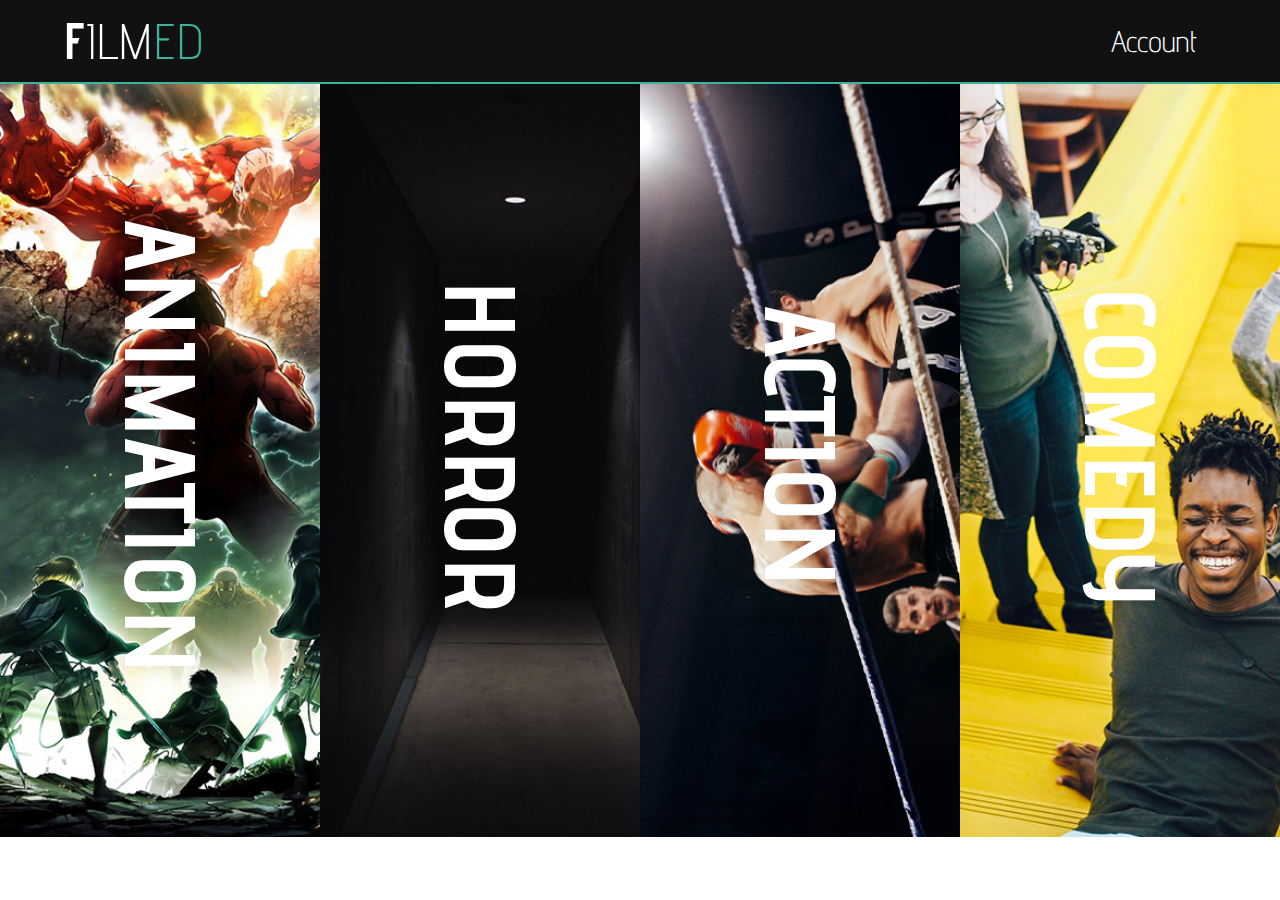
<file: index.html>
<!DOCTYPE html>
<html>

<head>
  <meta charset="utf-8">
  <link rel="stylesheet" href="css/reset.css">
  <link rel="stylesheet" href="css/style.css">
  <link rel="stylesheet" href="css/style3.css">
  <title>Filmed</title>
</head>

<body>
  <header>
    <section class="header">
      <div class="mainLogoLink">
        <a class="mainTitle" href="index.html"><span class="boldTitle">F</span>ILM<span class="colorTitle">ED</span></a>
      </div>
      <div class="member">
        <a class="accountLink" href="#">Account</a>
    </section>
    </div>
  </header>

  <section class="categoryContainer">
    <div class="opacityHoverAnimation">
      <a class="categoryLinkAnimation" href="animation.html">
        <div class="animationContainer">
          <h2 class="categoryTitle">ANIMATION</h2>
        </div>
      </a>
    </div>

    <div class="opacityHoverHorror">
      <a class="categoryLinkHorror" href="horror.html">
        <div class="horrorContainer">
          <h2 class="categoryTitle">HORROR</h2>
        </div>
      </a>
    </div>

    <div class="opacityHoverAction">
      <a class="categoryLinkAction" href="action.html">
        <div class="actionContainer">
          <h2 class="categoryTitle">ACTION</h2>
        </div>
      </a>
    </div>

    <div class="opacityHoverComedy">
      <a class="categoryLinkComedy" href="comedy.html">
        <div class="comedyContainer">
          <h2 class="categoryTitle">COMEDY</h2>
        </div>
      </a>
    </div>
  </section>

</body>

</html>
</file>
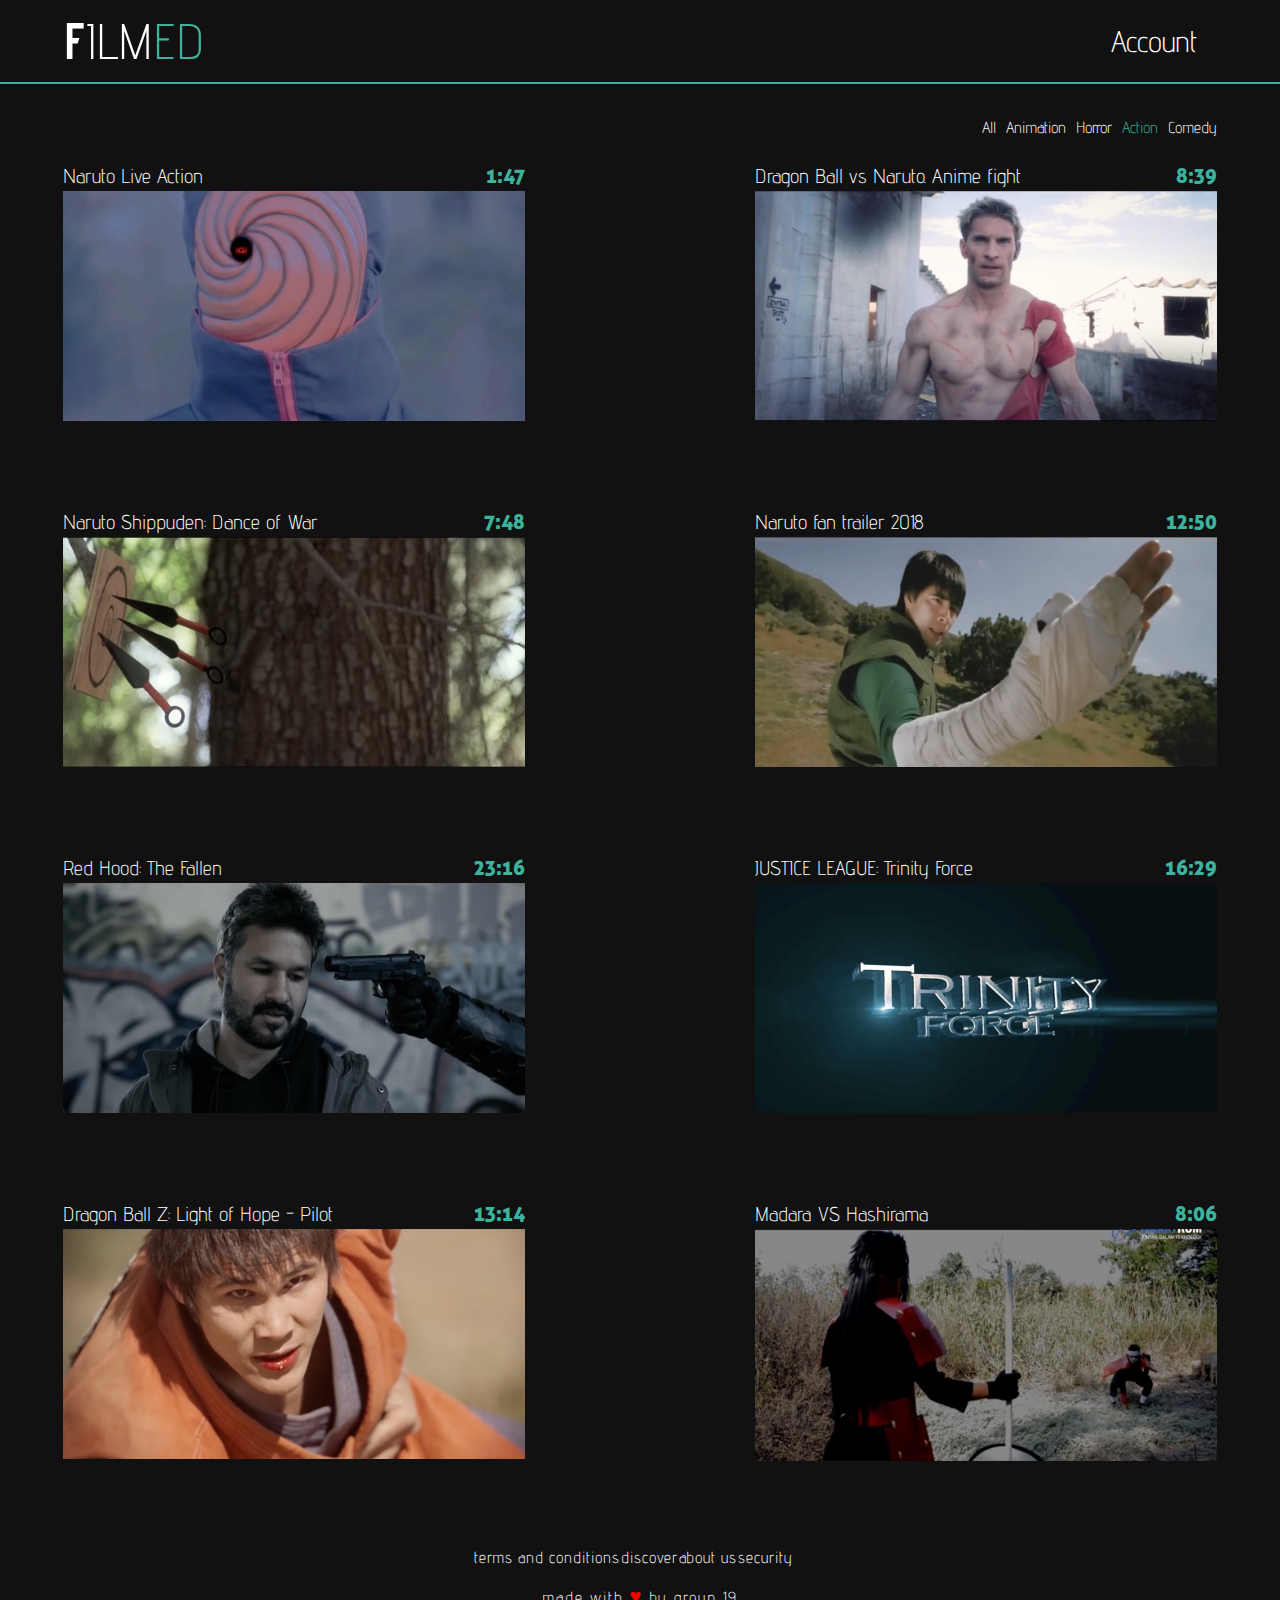
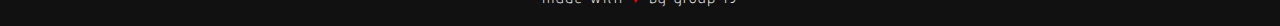
<file: action.html>
<!DOCTYPE html>
<html>

<head>
  <meta charset="utf-8">
  <link rel="stylesheet" href="css/reset.css">
  <link rel="stylesheet" href="css/style.css">
  <link rel="stylesheet" href="css/style2.css">
  <title>Filmed</title>
  <script src="js/data.js" charset="utf-8"></script>
</head>

<body>
  <header>
    <section class="header">
      <div class="mainLogoLink">
        <a class="mainTitle" href="index.html"><span class="boldTitle">F</span>ILM<span class="colorTitle">ED</span></a>
      </div>
      <div class="member">
        <a class="accountLink" href="#">Account</a>
    </section>
    </div>
  </header>

  <div class="filterContainer">
    <p class="filterTextAll secondFilter">All</p>
    <p class="filterTextAnimation secondFilter">Animation</p>
    <p class="filterTextHorror secondFilter">Horror</p>
    <p class="filterTextAction secondFilter">Action</p>
    <p class="filterTextComedy secondFilter">Comedy</p>
  </div>

  <div class="filmsContainer">
  </div>

  <div class="modal hidden">
    <div class="modal_overlay"></div>
      <div class="modal_content">
      </div>
  </div>

  <footer>
    <div class="footerLinks">
    <a class="footerLink" href="">terms and conditions</a>
    <a class="footerLink" href="">discover</a>
    <a class="footerLink" href="">about us</a>
    <a class="footerLink" href="">security</a>
    </div>
    <p class="footerText">made with <span class="heart">&hearts;</span> by group 19</p>
  </footer>

  <script>

    var films = document.querySelector('.filmsContainer');
    for (let index = 0; index < data.films.length; index++) {
      var box = document.createElement('div');
      box.classList.add('box');
      box.innerHTML += '<div class="boxDesc">' + '<h4 class="boxTitle">' + data.films[index].title + '</h4>' + '<p class="boxText">' + data.films[index].duration + '</p>' + '</div>';
      var img = document.createElement('img');
      img.src = data.films[index].img
      img.classList.add('img');
      box.appendChild(img);
      films.appendChild(box);
      if (data.films[index].category === 'Action') {
        box.style.display = 'block';
      } else {
        box.style.display = 'none';
      }
    }
    var action = document.querySelector('.filterTextAction');
    action.style.color = "#3DB39E";
    var all = document.querySelector('.filterTextAll');
    var animation = document.querySelector('.filterTextAnimation');
    var horror = document.querySelector('.filterTextHorror');
    var comedy = document.querySelector('.filterTextComedy');
    var divbox = document.querySelectorAll('.box');
    all.addEventListener('click', function() {
      for (var i = 0; i < divbox.length; i++) {
        divbox[i].style.display = 'block';
        animation.style.color = "white";
        horror.style.color = "white";
        action.style.color = "white";
        comedy.style.color = "white";
        all.style.color = "#3DB39E";
      }
      });
      horror.addEventListener('click', function() {
        for (var i = 0; i < divbox.length; i++) {
          if (data.films[i].category === 'Horror') {
            divbox[i].style.display = 'block';
          } else {
            divbox[i].style.display = 'none';
          }
          }
          animation.style.color = "white";
          horror.style.color = "#3DB39E";
          action.style.color = "white";
          comedy.style.color = "white";
          all.style.color = "white";
    });
    animation.addEventListener('click', function() {
      for (var i = 0; i < divbox.length; i++) {
        if (data.films[i].category === 'Animation') {
          divbox[i].style.display = 'block';
        } else {
          divbox[i].style.display = 'none';
        }
        }
        animation.style.color = "#3DB39E";
        horror.style.color = "white";
        action.style.color = "white";
        comedy.style.color = "white";
        all.style.color = "white";
  });
  action.addEventListener('click', function() {
    for (var i = 0; i < divbox.length; i++) {
      if (data.films[i].category === 'Action') {
        divbox[i].style.display = 'block';
      } else {
        divbox[i].style.display = 'none';
      }
      }
      animation.style.color = "white";
      horror.style.color = "white";
      action.style.color = "#3DB39E";
      comedy.style.color = "white";
      all.style.color = "white";
});
  comedy.addEventListener('click', function() {
    for (var i = 0; i < divbox.length; i++) {
      if (data.films[i].category === 'Comedy') {
        divbox[i].style.display = 'block';
      } else {
        divbox[i].style.display = 'none';
      }
      }
      animation.style.color = "white";
      horror.style.color = "white";
      action.style.color = "white";
      comedy.style.color = "#3DB39E";
      all.style.color = "white";
  });
  //MODAL

var azerty = document.querySelectorAll('.box');
var tmpfilm = {};
var box = document.querySelectorAll('.box');
var modal = document.querySelector('.modal');
var overlay = document.querySelector('.modal_overlay');
var modalcontent = document.querySelector('.modal_content');
for (let b = 0; b < azerty.length; b++) {
    azerty[b].addEventListener('click', function (event){
      for (var v = 0; v < data.films.length; v++) {
        if (event.target.attributes[0].value === data.films[v].img) {
          tmpfilm = data.films[v]
          console.log(data.films[v].src);
          modalcontent.innerHTML = '<div class="playerContainer"><video class="video" src="./videos/' + data.films[v].src + '"></video><div class="barPlayer"><input type="range" class="inputTime"><div class="barPlayer-Fils"><div class="play-button"></div><div class="play-pause"></div><div class="stop-button"></div><input class="video__slider" type="range" min="0" max="100" step="0.01" value="100" /><p class="timer"></p><img class="fullScreen" src="img/fullscreen.png" /></div></div></div><div class="descriptionText">' + '<p class="descP"><span class="boldP">t</span>itle:</p>' + ' ' + data.films[v].title + '<br>' + '<p class="descP"><span class="boldP">d</span>uration:</p>' + ' ' + data.films[v].duration + '<br>' + '<p class="descP"><span class="boldP">a</span>uthor:</p>' + ' ' +
           data.films[v].author +  '<br>' + '<p class="descP"><span class="boldP">y</span>ear:</p>' + ' ' + data.films[v].year +  '<br>' + '<p class="descP"><span class="boldP">a</span>udio language:</p>' + ' ' + data.films[v].audio_language +  '<br>' + '<p class="descP"><span class="boldP">r</span>ating:</p>' + ' ' + '<span class="blueText">' +
           data.films[v].rating + '</span>' + '/5' + '<br>' + '<p class="descP"><span class="boldP">d</span>escription:</p>' + ' ' + data.films[v].description + '</div>';

          if (modalcontent.innerHTML !== "")
          {
            var inputTime = document.querySelector('.inputTime');
            var video = document.querySelector('.video');
            var timer = document.querySelector('.timer');
            var player = document.querySelector('.playerContainer');
            var barHide = document.querySelector('.barPlayer');
            var fullscreenCounter = 0;
            var playButton = document.querySelector('.play-button');
            var fullScreen = document.querySelector('.fullScreen');
            var btnStop = document.querySelector('.stop-button');
            var volume = document.querySelector('.video__slider');
            var progress = document.querySelector('.progress')
            var progressBar = document.querySelector('.progress_fill');
            var toggle = document.querySelector('.toggle');

            function mousemove() {
              barHide.style.opacity = 1;
              setTimeout(function() {
                barHide.style.opacity = 0;
              }, 5000);
            }

            function FullScreen() {
              if (fullscreenCounter == 0) {
                video.webkitRequestFullscreen();
                fullscreenCounter = 1;
              } else {
                video.webkitExitFullscreen();
                fullscreenCounter = 0;
              }
            }

            function handleRangeUpdate() {
              var value = this.value / 100;
              video.volume = value;

            };

            inputTime.value = '0';
          video.addEventListener('timeupdate', function() {
            inputTime.value = video.currentTime / video.duration * 100;

          });
          inputTime.addEventListener('input', function() {
            video.currentTime = inputTime.value * video.duration / 100;
          });
          video.addEventListener('loadeddata', function() {
            timer.textContent = '0:00 /' + TimeConvert(video.duration)
          });
          timerLoop = setInterval(function() {
            timer.textContent = TimeConvert(video.currentTime) + '/' + TimeConvert(video.duration)

          }, 100)
          player.addEventListener('mousemove', mousemove);
          barHide.addEventListener('mousemove', mousemove);
          fullScreen.addEventListener('click', FullScreen);
          playButton.addEventListener('click', function() {
            playButton.classList.toggle('paused');
            if (video.paused) {
              video.play();
            } else {
              video.pause();
            }
          });

          btnStop.addEventListener('click', function() {
            if (video.paused === false) {
              video.pause();
              playButton.classList.remove('paused');
            }

            video.currentTime = 0;
          });
          volume.addEventListener('change', handleRangeUpdate);
          volume.addEventListener('mousemove', handleRangeUpdate);
          video.addEventListener('click', function() {
            playButton.classList.toggle('paused');
            if (video.paused) {
              video.play();
            } else {
              video.pause();
            }
          });
          console.log(modalcontent.innerHTML);
      }
      };
    }});
   }

box.forEach(function(els) {
   els.addEventListener('click', function() {
       modal.classList.remove('hidden');
       console.log('Aaf');
    });
 });

   overlay.addEventListener('click', function() {
       modal.classList.add('hidden');
  });


  //MODAL FIN

  // var barUp = document.querySelector('.barPlayer');
  //  video.addEventListener('click', togglePlay);
  // video.addEventListener('play', updateButton);
  // video.addEventListener('pause', updateButton);


  var TimeConvert = function(time) {
    mins = Math.floor((time % 3600) / 60);
    secs = Math.floor(time % 60);
    if (secs < 10) {
      secs = "0" + secs;
    }
    return mins + ':' + secs;
  }


  // video.addEventListener('mouseleave', function() {
  //   barHide.style.opacity = "0";
  // });
  //
  // video.addEventListener('mouseover', function() {
  //   barHide.style.opacity = "1";
  // });
  // barHide.addEventListener('mouseleave', function() {
  //   barHide.style.opacity = "0";
  // });
  //
  // barHide.addEventListener('mouseover', function() {
  //   barHide.style.opacity = "1";
  //
  // });




  </script>

</body>

</html>
</file>
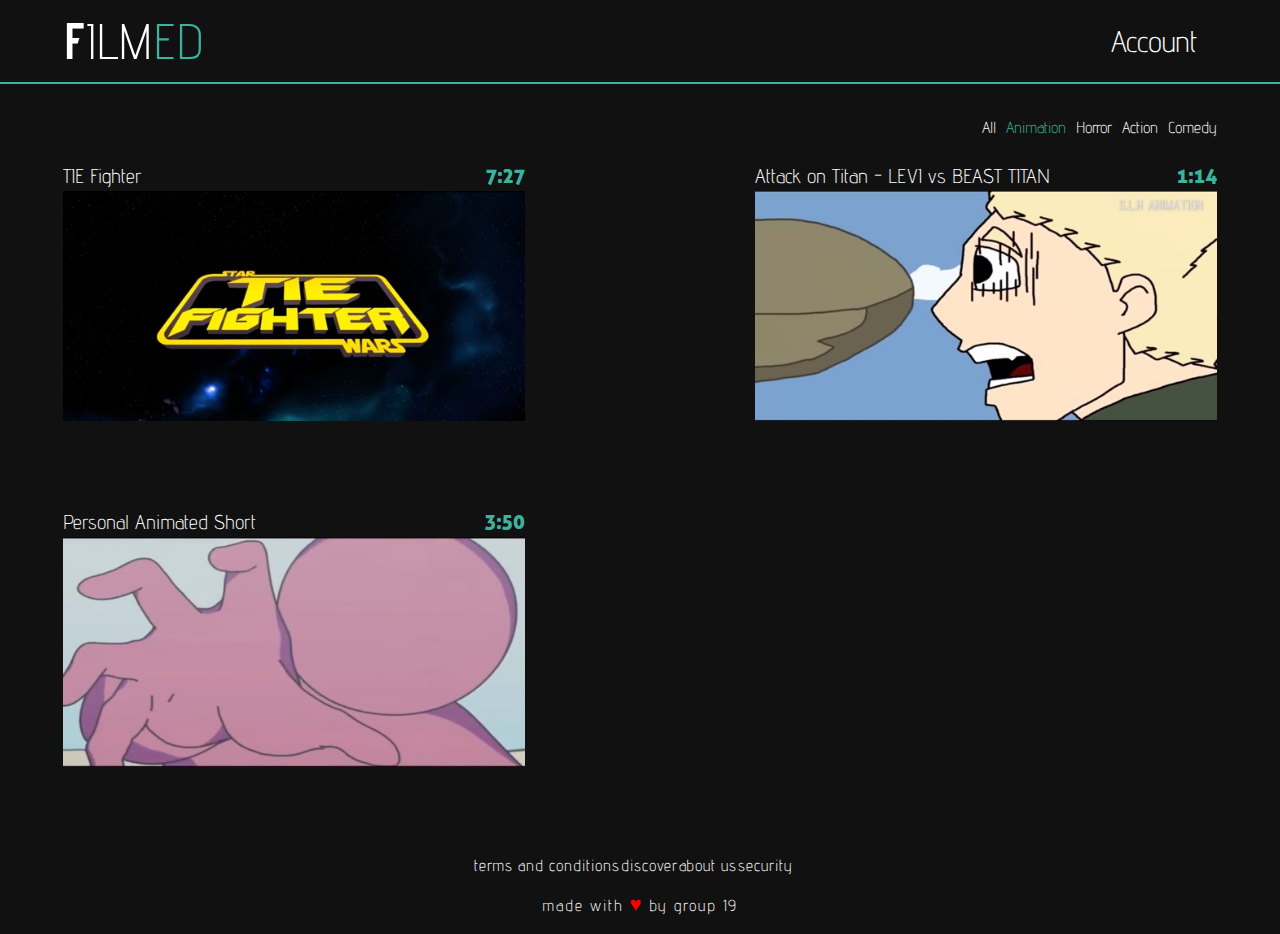
<file: animation.html>
<!DOCTYPE html>
<html>

<head>
  <meta charset="utf-8">
  <link rel="stylesheet" href="css/reset.css">
  <link rel="stylesheet" href="css/style.css">
  <link rel="stylesheet" href="css/style2.css">
  <title>Filmed</title>
  <script src="js/data.js" charset="utf-8"></script>
  <script src="js/modal.js" charset="utf-8"></script>
</head>

<body>
  <header>
    <section class="header">
      <div class="mainLogoLink">
        <a class="mainTitle" href="index.html"><span class="boldTitle">F</span>ILM<span class="colorTitle">ED</span></a>
      </div>
      <div class="member">
        <a class="accountLink" href="#">Account</a>
    </section>
    </div>
  </header>

<div class="filterContainer">
  <p class="filterTextAll secondFilter">All</p>
  <p class="filterTextAnimation secondFilter">Animation</p>
  <p class="filterTextHorror secondFilter">Horror</p>
  <p class="filterTextAction secondFilter">Action</p>
  <p class="filterTextComedy secondFilter">Comedy</p>
</div>

  <div class="filmsContainer">
  </div>

  <div class="modal hidden">
    <div class="modal_overlay"></div>
      <div class="modal_content">
      </div>
  </div>

  <footer>
    <div class="footerLinks">
    <a class="footerLink" href="">terms and conditions</a>
    <a class="footerLink" href="">discover</a>
    <a class="footerLink" href="">about us</a>
    <a class="footerLink" href="">security</a>
    </div>
    <p class="footerText">made with <span class="heart">&hearts;</span> by group 19</p>
  </footer>

  <script>

    var films = document.querySelector('.filmsContainer');
    for (let index = 0; index < data.films.length; index++) {
      var box = document.createElement('div');
      box.classList.add('box');
      box.innerHTML += '<div class="boxDesc">' + '<h4 class="boxTitle">' + data.films[index].title + '</h4>' + '<p class="boxText">' + data.films[index].duration + '</p>';
      var img = document.createElement('img');
      img.src = data.films[index].img
      img.classList.add('img');
      box.appendChild(img);
      films.appendChild(box);
      if (data.films[index].category === 'Animation') {
        box.style.display = 'block';
      } else {
        box.style.display = 'none';
      }
    };
    var animation = document.querySelector('.filterTextAnimation');
    animation.style.color = "#3DB39E";
    var all = document.querySelector('.filterTextAll');
    var action = document.querySelector('.filterTextAction');
    var horror = document.querySelector('.filterTextHorror');
    var comedy = document.querySelector('.filterTextComedy');
    var divbox = document.querySelectorAll('.box');
    all.addEventListener('click', function() {
      for (var i = 0; i < divbox.length; i++) {
        divbox[i].style.display = 'block';
        animation.style.color = "white";
        horror.style.color = "white";
        action.style.color = "white";
        comedy.style.color = "white";
        all.style.color = "#3DB39E";
      }
      });
      horror.addEventListener('click', function() {
        for (var i = 0; i < divbox.length; i++) {
          if (data.films[i].category === 'Horror') {
            divbox[i].style.display = 'block';
          } else {
            divbox[i].style.display = 'none';
          }
          }
          animation.style.color = "white";
          horror.style.color = "#3DB39E";
          action.style.color = "white";
          comedy.style.color = "white";
          all.style.color = "white";
    });
    animation.addEventListener('click', function() {
      for (var i = 0; i < divbox.length; i++) {
        if (data.films[i].category === 'Animation') {
          divbox[i].style.display = 'block';
        } else {
          divbox[i].style.display = 'none';
        }
        }
        animation.style.color = "#3DB39E";
        horror.style.color = "white";
        action.style.color = "white";
        comedy.style.color = "white";
        all.style.color = "white";
  });
  action.addEventListener('click', function() {
    for (var i = 0; i < divbox.length; i++) {
      if (data.films[i].category === 'Action') {
        divbox[i].style.display = 'block';
      } else {
        divbox[i].style.display = 'none';
      }
      }
      animation.style.color = "white";
      horror.style.color = "white";
      action.style.color = "#3DB39E";
      comedy.style.color = "white";
      all.style.color = "white";
});
  comedy.addEventListener('click', function() {
    for (var i = 0; i < divbox.length; i++) {
      if (data.films[i].category === 'Comedy') {
        divbox[i].style.display = 'block';
      } else {
        divbox[i].style.display = 'none';
      }
      }
      animation.style.color = "white";
      horror.style.color = "white";
      action.style.color = "white";
      comedy.style.color = "#3DB39E";
      all.style.color = "white";
  });

   var azerty = document.querySelectorAll('.box');
var tmpfilm = {};
var box = document.querySelectorAll('.box');
var modal = document.querySelector('.modal');
var overlay = document.querySelector('.modal_overlay');
var modalcontent = document.querySelector('.modal_content');
for (let b = 0; b < azerty.length; b++) {
    azerty[b].addEventListener('click', function (event){
      for (var v = 0; v < data.films.length; v++) {
        if (event.target.attributes[0].value === data.films[v].img) {
          tmpfilm = data.films[v]
          console.log(data.films[v].src);
          modalcontent.innerHTML = '<div class="playerContainer"><video class="video" src="./videos/' + data.films[v].src + '"></video><div class="barPlayer"><input type="range" class="inputTime"><div class="barPlayer-Fils"><div class="play-button"></div><div class="play-pause"></div><div class="stop-button"></div><input class="video__slider" type="range" min="0" max="100" step="0.01" value="100" /><p class="timer"></p><img class="fullScreen" src="img/fullscreen.png" /></div></div></div><div class="descriptionText">' + '<p class="descP"><span class="boldP">t</span>itle:</p>' + ' ' + data.films[v].title + '<br>' + '<p class="descP"><span class="boldP">d</span>uration:</p>' + ' ' + data.films[v].duration + '<br>' + '<p class="descP"><span class="boldP">a</span>uthor:</p>' + ' ' +
           data.films[v].author +  '<br>' + '<p class="descP"><span class="boldP">y</span>ear:</p>' + ' ' + data.films[v].year +  '<br>' + '<p class="descP"><span class="boldP">a</span>udio language:</p>' + ' ' + data.films[v].audio_language +  '<br>' + '<p class="descP"><span class="boldP">r</span>ating:</p>' + ' ' + '<span class="blueText">' +
           data.films[v].rating + '</span>' + '/5' + '<br>' + '<p class="descP"><span class="boldP">d</span>escription:</p>' + ' ' + data.films[v].description + '</div>';

          if (modalcontent.innerHTML !== "")
          {
            var inputTime = document.querySelector('.inputTime');
            var video = document.querySelector('.video');
            var timer = document.querySelector('.timer');
            var player = document.querySelector('.playerContainer');
            var barHide = document.querySelector('.barPlayer');
            var fullscreenCounter = 0;
            var playButton = document.querySelector('.play-button');
            var fullScreen = document.querySelector('.fullScreen');
            var btnStop = document.querySelector('.stop-button');
            var volume = document.querySelector('.video__slider');
            var progress = document.querySelector('.progress')
            var progressBar = document.querySelector('.progress_fill');
            var toggle = document.querySelector('.toggle');

            function mousemove() {
              barHide.style.opacity = 1;
              setTimeout(function() {
                barHide.style.opacity = 0;
              }, 5000);
            }

            function FullScreen() {
              if (fullscreenCounter == 0) {
                video.webkitRequestFullscreen();
                fullscreenCounter = 1;
              } else {
                video.webkitExitFullscreen();
                fullscreenCounter = 0;
              }
            }

            function handleRangeUpdate() {
              var value = this.value / 100;
              video.volume = value;

            };

            inputTime.value = '0';
          video.addEventListener('timeupdate', function() {
            inputTime.value = video.currentTime / video.duration * 100;

          });
          inputTime.addEventListener('input', function() {
            video.currentTime = inputTime.value * video.duration / 100;
          });
          video.addEventListener('loadeddata', function() {
            timer.textContent = '0:00 /' + TimeConvert(video.duration)
          });
          timerLoop = setInterval(function() {
            timer.textContent = TimeConvert(video.currentTime) + '/' + TimeConvert(video.duration)

          }, 100)
          player.addEventListener('mousemove', mousemove);
          barHide.addEventListener('mousemove', mousemove);
          fullScreen.addEventListener('click', FullScreen);
          playButton.addEventListener('click', function() {
            playButton.classList.toggle('paused');
            if (video.paused) {
              video.play();
            } else {
              video.pause();
            }
          });

          btnStop.addEventListener('click', function() {
            if (video.paused === false) {
              video.pause();
              playButton.classList.remove('paused');
            }

            video.currentTime = 0;
          });
          volume.addEventListener('change', handleRangeUpdate);
          volume.addEventListener('mousemove', handleRangeUpdate);
          video.addEventListener('click', function() {
            playButton.classList.toggle('paused');
            if (video.paused) {
              video.play();
            } else {
              video.pause();
            }
          });
          console.log(modalcontent.innerHTML);
      }
      };
    }});
   }

box.forEach(function(els) {
   els.addEventListener('click', function() {
       modal.classList.remove('hidden');
       console.log('Aaf');
    });
 });

   overlay.addEventListener('click', function() {
       modal.classList.add('hidden');
  });


  //MODAL FIN

  // var barUp = document.querySelector('.barPlayer');
  //  video.addEventListener('click', togglePlay);
  // video.addEventListener('play', updateButton);
  // video.addEventListener('pause', updateButton);


  var TimeConvert = function(time) {
    mins = Math.floor((time % 3600) / 60);
    secs = Math.floor(time % 60);
    if (secs < 10) {
      secs = "0" + secs;
    }
    return mins + ':' + secs;
  }


  // video.addEventListener('mouseleave', function() {
  //   barHide.style.opacity = "0";
  // });
  //
  // video.addEventListener('mouseover', function() {
  //   barHide.style.opacity = "1";
  // });
  // barHide.addEventListener('mouseleave', function() {
  //   barHide.style.opacity = "0";
  // });
  //
  // barHide.addEventListener('mouseover', function() {
  //   barHide.style.opacity = "1";
  //
  // });




  </script>

  <script src="js/lecteur.js"></script>
</body>

</html>
</file>
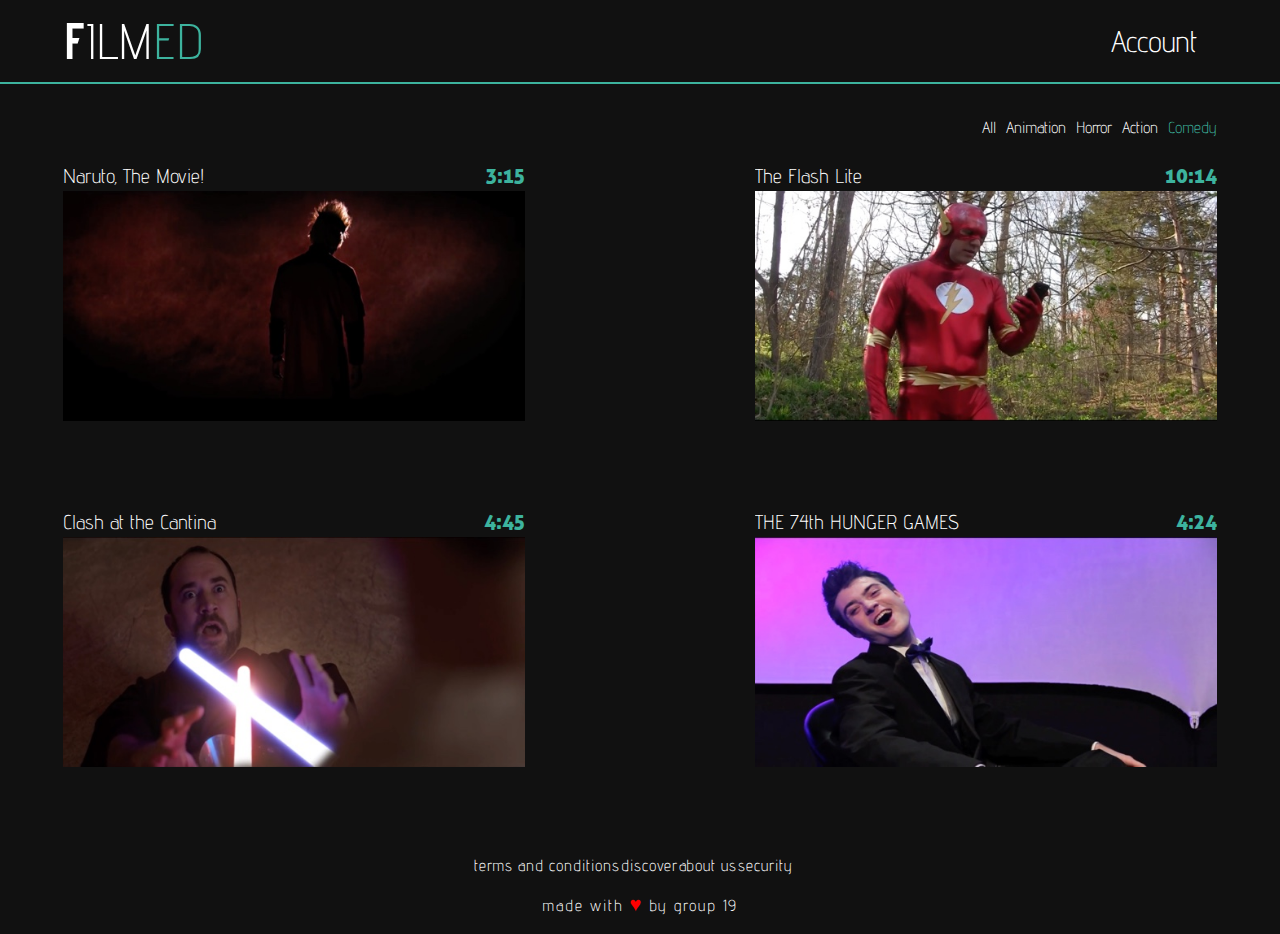
<file: comedy.html>
<!DOCTYPE html>
<html>

<head>
  <meta charset="utf-8">
  <link rel="stylesheet" href="css/reset.css">
  <link rel="stylesheet" href="css/style.css">
  <link rel="stylesheet" href="css/style2.css">
  <title>Filmed</title>
  <script src="js/data.js" charset="utf-8"></script>
</head>

<body>
  <header>
    <section class="header">
      <div class="mainLogoLink">
        <a class="mainTitle" href="index.html"><span class="boldTitle">F</span>ILM<span class="colorTitle">ED</span></a>
      </div>
      <div class="member">
        <a class="accountLink" href="#">Account</a>
    </section>
    </div>
  </header>

  <div class="filterContainer">
    <p class="filterTextAll secondFilter">All</p>
    <p class="filterTextAnimation secondFilter">Animation</p>
    <p class="filterTextHorror secondFilter">Horror</p>
    <p class="filterTextAction secondFilter">Action</p>
    <p class="filterTextComedy secondFilter">Comedy</p>
  </div>

  <div class="filmsContainer">
  </div>

  <div class="modal hidden">
    <div class="modal_overlay"></div>
      <div class="modal_content">
      </div>
  </div>

  <footer>
    <div class="footerLinks">
    <a class="footerLink" href="">terms and conditions</a>
    <a class="footerLink" href="">discover</a>
    <a class="footerLink" href="">about us</a>
    <a class="footerLink" href="">security</a>
    </div>
    <p class="footerText">made with <span class="heart">&hearts;</span> by group 19</p>
  </footer>

  <script src="js/lecteur.js"></script>
  <script>
    var films = document.querySelector('.filmsContainer');
    for (let index = 0; index < data.films.length; index++) {
      var box = document.createElement('div');
      box.classList.add('box');
      box.innerHTML += '<div class="boxDesc">' + '<h4 class="boxTitle">' + data.films[index].title + '</h4>' + '<p class="boxText">' + data.films[index].duration + '</p>' + '</div>';
      var img = document.createElement('img');
      img.src = data.films[index].img
      img.classList.add('img');
      box.appendChild(img);
      films.appendChild(box);
      if (data.films[index].category === 'Comedy') {
        box.style.display = 'block';
      } else {
        box.style.display = 'none';
      }
    }
    var comedy = document.querySelector('.filterTextComedy');
    comedy.style.color = "#3DB39E";
    var all = document.querySelector('.filterTextAll');
    var action = document.querySelector('.filterTextAction');
    var horror = document.querySelector('.filterTextHorror');
    var animation = document.querySelector('.filterTextAnimation');
    var divbox = document.querySelectorAll('.box');
    all.addEventListener('click', function() {
      for (var i = 0; i < divbox.length; i++) {
        divbox[i].style.display = 'block';
        animation.style.color = "white";
        horror.style.color = "white";
        action.style.color = "white";
        comedy.style.color = "white";
        all.style.color = "#3DB39E";
      }
      });
      horror.addEventListener('click', function() {
        for (var i = 0; i < divbox.length; i++) {
          if (data.films[i].category === 'Horror') {
            divbox[i].style.display = 'block';
          } else {
            divbox[i].style.display = 'none';
          }
          }
          animation.style.color = "white";
          horror.style.color = "#3DB39E";
          action.style.color = "white";
          comedy.style.color = "white";
          all.style.color = "white";
    });
    animation.addEventListener('click', function() {
      for (var i = 0; i < divbox.length; i++) {
        if (data.films[i].category === 'Animation') {
          divbox[i].style.display = 'block';
        } else {
          divbox[i].style.display = 'none';
        }
        }
        animation.style.color = "#3DB39E";
        horror.style.color = "white";
        action.style.color = "white";
        comedy.style.color = "white";
        all.style.color = "white";
  });
  action.addEventListener('click', function() {
    for (var i = 0; i < divbox.length; i++) {
      if (data.films[i].category === 'Action') {
        divbox[i].style.display = 'block';
      } else {
        divbox[i].style.display = 'none';
      }
      }
      animation.style.color = "white";
      horror.style.color = "white";
      action.style.color = "#3DB39E";
      comedy.style.color = "white";
      all.style.color = "white";
});
  comedy.addEventListener('click', function() {
    for (var i = 0; i < divbox.length; i++) {
      if (data.films[i].category === 'Comedy') {
        divbox[i].style.display = 'block';
      } else {
        divbox[i].style.display = 'none';
      }
      }
      animation.style.color = "white";
      horror.style.color = "white";
      action.style.color = "white";
      comedy.style.color = "#3DB39E";
      all.style.color = "white";
  });

      var azerty = document.querySelectorAll('.box');
var tmpfilm = {};
var box = document.querySelectorAll('.box');
var modal = document.querySelector('.modal');
var overlay = document.querySelector('.modal_overlay');
var modalcontent = document.querySelector('.modal_content');
for (let b = 0; b < azerty.length; b++) {
    azerty[b].addEventListener('click', function (event){
      for (var v = 0; v < data.films.length; v++) {
        if (event.target.attributes[0].value === data.films[v].img) {
          tmpfilm = data.films[v]
          console.log(data.films[v].src);
          modalcontent.innerHTML = '<div class="playerContainer"><video class="video" src="./videos/' + data.films[v].src + '"></video><div class="barPlayer"><input type="range" class="inputTime"><div class="barPlayer-Fils"><div class="play-button"></div><div class="play-pause"></div><div class="stop-button"></div><input class="video__slider" type="range" min="0" max="100" step="0.01" value="100" /><p class="timer"></p><img class="fullScreen" src="img/fullscreen.png" /></div></div></div><div class="descriptionText">' + '<p class="descP"><span class="boldP">t</span>itle:</p>' + ' ' + data.films[v].title + '<br>' + '<p class="descP"><span class="boldP">d</span>uration:</p>' + ' ' + data.films[v].duration + '<br>' + '<p class="descP"><span class="boldP">a</span>uthor:</p>' + ' ' +
           data.films[v].author +  '<br>' + '<p class="descP"><span class="boldP">y</span>ear:</p>' + ' ' + data.films[v].year +  '<br>' + '<p class="descP"><span class="boldP">a</span>udio language:</p>' + ' ' + data.films[v].audio_language +  '<br>' + '<p class="descP"><span class="boldP">r</span>ating:</p>' + ' ' + '<span class="blueText">' +
           data.films[v].rating + '</span>' + '/5' + '<br>' + '<p class="descP"><span class="boldP">d</span>escription:</p>' + ' ' + data.films[v].description + '</div>';

          if (modalcontent.innerHTML !== "")
          {
            var inputTime = document.querySelector('.inputTime');
            var video = document.querySelector('.video');
            var timer = document.querySelector('.timer');
            var player = document.querySelector('.playerContainer');
            var barHide = document.querySelector('.barPlayer');
            var fullscreenCounter = 0;
            var playButton = document.querySelector('.play-button');
            var fullScreen = document.querySelector('.fullScreen');
            var btnStop = document.querySelector('.stop-button');
            var volume = document.querySelector('.video__slider');
            var progress = document.querySelector('.progress')
            var progressBar = document.querySelector('.progress_fill');
            var toggle = document.querySelector('.toggle');

            function mousemove() {
              barHide.style.opacity = 1;
              setTimeout(function() {
                barHide.style.opacity = 0;
              }, 5000);
            }

            function FullScreen() {
              if (fullscreenCounter == 0) {
                video.webkitRequestFullscreen();
                fullscreenCounter = 1;
              } else {
                video.webkitExitFullscreen();
                fullscreenCounter = 0;
              }
            }

            function handleRangeUpdate() {
              var value = this.value / 100;
              video.volume = value;

            };

            inputTime.value = '0';
          video.addEventListener('timeupdate', function() {
            inputTime.value = video.currentTime / video.duration * 100;

          });
          inputTime.addEventListener('input', function() {
            video.currentTime = inputTime.value * video.duration / 100;
          });
          video.addEventListener('loadeddata', function() {
            timer.textContent = '0:00 /' + TimeConvert(video.duration)
          });
          timerLoop = setInterval(function() {
            timer.textContent = TimeConvert(video.currentTime) + '/' + TimeConvert(video.duration)

          }, 100)
          player.addEventListener('mousemove', mousemove);
          barHide.addEventListener('mousemove', mousemove);
          fullScreen.addEventListener('click', FullScreen);
          playButton.addEventListener('click', function() {
            playButton.classList.toggle('paused');
            if (video.paused) {
              video.play();
            } else {
              video.pause();
            }
          });

          btnStop.addEventListener('click', function() {
            if (video.paused === false) {
              video.pause();
              playButton.classList.remove('paused');
            }

            video.currentTime = 0;
          });
          volume.addEventListener('change', handleRangeUpdate);
          volume.addEventListener('mousemove', handleRangeUpdate);
          video.addEventListener('click', function() {
            playButton.classList.toggle('paused');
            if (video.paused) {
              video.play();
            } else {
              video.pause();
            }
          });
          console.log(modalcontent.innerHTML);
      }
      };
    }});
   }

box.forEach(function(els) {
   els.addEventListener('click', function() {
       modal.classList.remove('hidden');
       console.log('Aaf');
    });
 });

   overlay.addEventListener('click', function() {
       modal.classList.add('hidden');
  });


  //MODAL FIN

  // var barUp = document.querySelector('.barPlayer');
  //  video.addEventListener('click', togglePlay);
  // video.addEventListener('play', updateButton);
  // video.addEventListener('pause', updateButton);


  var TimeConvert = function(time) {
    mins = Math.floor((time % 3600) / 60);
    secs = Math.floor(time % 60);
    if (secs < 10) {
      secs = "0" + secs;
    }
    return mins + ':' + secs;
  }


  // video.addEventListener('mouseleave', function() {
  //   barHide.style.opacity = "0";
  // });
  //
  // video.addEventListener('mouseover', function() {
  //   barHide.style.opacity = "1";
  // });
  // barHide.addEventListener('mouseleave', function() {
  //   barHide.style.opacity = "0";
  // });
  //
  // barHide.addEventListener('mouseover', function() {
  //   barHide.style.opacity = "1";
  //
  // });




  </script>

</body>

</html>
</file>
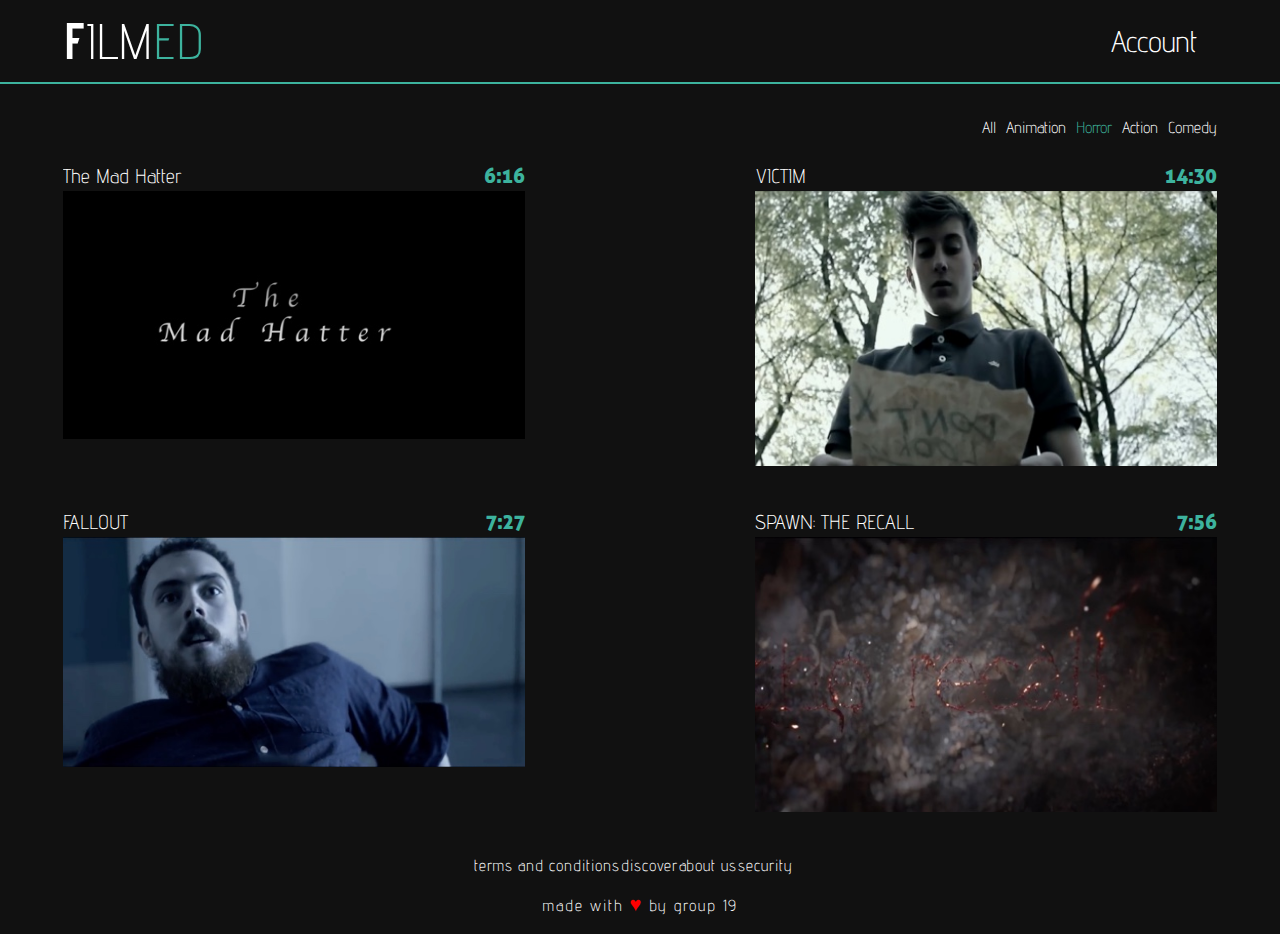
<file: horror.html>
<!DOCTYPE html>
<html>

<head>
  <meta charset="utf-8">
  <link rel="stylesheet" href="css/reset.css">
  <link rel="stylesheet" href="css/style.css">
  <link rel="stylesheet" href="css/style2.css">
  <title>Filmed</title>
  <script src="js/data.js" charset="utf-8"></script>
</head>

<body>
  <header>
    <section class="header">
      <div class="mainLogoLink">
        <a class="mainTitle" href="index.html"><span class="boldTitle">F</span>ILM<span class="colorTitle">ED</span></a>
      </div>
      <div class="member">
        <a class="accountLink" href="#">Account</a>
    </section>
    </div>
  </header>

  <div class="filterContainer">
    <p class="filterTextAll secondFilter">All</p>
    <p class="filterTextAnimation secondFilter">Animation</p>
    <p class="filterTextHorror secondFilter">Horror</p>
    <p class="filterTextAction secondFilter">Action</p>
    <p class="filterTextComedy secondFilter">Comedy</p>
  </div>

  <div class="filmsContainer">
  </div>

  <div class="modal hidden">
    <div class="modal_overlay"></div>
      <div class="modal_content">

      </div>
  </div>

  <footer>
    <div class="footerLinks">
    <a class="footerLink" href="">terms and conditions</a>
    <a class="footerLink" href="">discover</a>
    <a class="footerLink" href="">about us</a>
    <a class="footerLink" href="">security</a>
    </div>
    <p class="footerText">made with <span class="heart">&hearts;</span> by group 19</p>
  </footer>

  <script>
    var films = document.querySelector('.filmsContainer');
    for (let index = 0; index < data.films.length; index++) {
      var box = document.createElement('div');
      box.classList.add('box');
      box.innerHTML += '<div class="boxDesc">' + '<h4 class="boxTitle">' + data.films[index].title + '</h4>' + '<p class="boxText">' + data.films[index].duration + '</p>' + '</div>';
      var img = document.createElement('img');
      img.src = data.films[index].img
      img.classList.add('img');
      box.appendChild(img);
      films.appendChild(box);
      if (data.films[index].category === 'Horror') {
        box.style.display = 'block';
      } else {
        box.style.display = 'none';
      }
    }
    var horror = document.querySelector('.filterTextHorror');
    horror.style.color = "#3DB39E";
    var all = document.querySelector('.filterTextAll');
    var action = document.querySelector('.filterTextAction');
    var animation = document.querySelector('.filterTextAnimation');
    var comedy = document.querySelector('.filterTextComedy');
    var divbox = document.querySelectorAll('.box');
    all.addEventListener('click', function() {
      for (var i = 0; i < divbox.length; i++) {
        divbox[i].style.display = 'block';
        animation.style.color = "white";
        horror.style.color = "white";
        action.style.color = "white";
        comedy.style.color = "white";
        all.style.color = "#3DB39E";
      }
      });
      horror.addEventListener('click', function() {
        for (var i = 0; i < divbox.length; i++) {
          if (data.films[i].category === 'Horror') {
            divbox[i].style.display = 'block';
          } else {
            divbox[i].style.display = 'none';
          }
          }
          animation.style.color = "white";
          horror.style.color = "#3DB39E";
          action.style.color = "white";
          comedy.style.color = "white";
          all.style.color = "white";
    });
    animation.addEventListener('click', function() {
      for (var i = 0; i < divbox.length; i++) {
        if (data.films[i].category === 'Animation') {
          divbox[i].style.display = 'block';
        } else {
          divbox[i].style.display = 'none';
        }
        }
        animation.style.color = "#3DB39E";
        horror.style.color = "white";
        action.style.color = "white";
        comedy.style.color = "white";
        all.style.color = "white";
  });
  action.addEventListener('click', function() {
    for (var i = 0; i < divbox.length; i++) {
      if (data.films[i].category === 'Action') {
        divbox[i].style.display = 'block';
      } else {
        divbox[i].style.display = 'none';
      }
      }
      animation.style.color = "white";
      horror.style.color = "white";
      action.style.color = "#3DB39E";
      comedy.style.color = "white";
      all.style.color = "white";
});
  comedy.addEventListener('click', function() {
    for (var i = 0; i < divbox.length; i++) {
      if (data.films[i].category === 'Comedy') {
        divbox[i].style.display = 'block';
      } else {
        divbox[i].style.display = 'none';
      }
      }
      animation.style.color = "white";
      horror.style.color = "white";
      action.style.color = "white";
      comedy.style.color = "#3DB39E";
      all.style.color = "white";
  });

    var azerty = document.querySelectorAll('.box');
var tmpfilm = {};
var box = document.querySelectorAll('.box');
var modal = document.querySelector('.modal');
var overlay = document.querySelector('.modal_overlay');
var modalcontent = document.querySelector('.modal_content');
for (let b = 0; b < azerty.length; b++) {
    azerty[b].addEventListener('click', function (event){
      for (var v = 0; v < data.films.length; v++) {
        if (event.target.attributes[0].value === data.films[v].img) {
          tmpfilm = data.films[v]
          console.log(data.films[v].src);
          modalcontent.innerHTML = '<div class="playerContainer"><video class="video" src="./videos/' + data.films[v].src + '"></video><div class="barPlayer"><input type="range" class="inputTime"><div class="barPlayer-Fils"><div class="play-button"></div><div class="play-pause"></div><div class="stop-button"></div><input class="video__slider" type="range" min="0" max="100" step="0.01" value="100" /><p class="timer"></p><img class="fullScreen" src="img/fullscreen.png" /></div></div></div><div class="descriptionText">' + '<p class="descP"><span class="boldP">t</span>itle:</p>' + ' ' + data.films[v].title + '<br>' + '<p class="descP"><span class="boldP">d</span>uration:</p>' + ' ' + data.films[v].duration + '<br>' + '<p class="descP"><span class="boldP">a</span>uthor:</p>' + ' ' +
           data.films[v].author +  '<br>' + '<p class="descP"><span class="boldP">y</span>ear:</p>' + ' ' + data.films[v].year +  '<br>' + '<p class="descP"><span class="boldP">a</span>udio language:</p>' + ' ' + data.films[v].audio_language +  '<br>' + '<p class="descP"><span class="boldP">r</span>ating:</p>' + ' ' + '<span class="blueText">' +
           data.films[v].rating + '</span>' + '/5' + '<br>' + '<p class="descP"><span class="boldP">d</span>escription:</p>' + ' ' + data.films[v].description + '</div>';

          if (modalcontent.innerHTML !== "")
          {
            var inputTime = document.querySelector('.inputTime');
            var video = document.querySelector('.video');
            var timer = document.querySelector('.timer');
            var player = document.querySelector('.playerContainer');
            var barHide = document.querySelector('.barPlayer');
            var fullscreenCounter = 0;
            var playButton = document.querySelector('.play-button');
            var fullScreen = document.querySelector('.fullScreen');
            var btnStop = document.querySelector('.stop-button');
            var volume = document.querySelector('.video__slider');
            var progress = document.querySelector('.progress')
            var progressBar = document.querySelector('.progress_fill');
            var toggle = document.querySelector('.toggle');

            function mousemove() {
              barHide.style.opacity = 1;
              setTimeout(function() {
                barHide.style.opacity = 0;
              }, 5000);
            }

            function FullScreen() {
              if (fullscreenCounter == 0) {
                video.webkitRequestFullscreen();
                fullscreenCounter = 1;
              } else {
                video.webkitExitFullscreen();
                fullscreenCounter = 0;
              }
            }

            function handleRangeUpdate() {
              var value = this.value / 100;
              video.volume = value;

            };

            inputTime.value = '0';
          video.addEventListener('timeupdate', function() {
            inputTime.value = video.currentTime / video.duration * 100;

          });
          inputTime.addEventListener('input', function() {
            video.currentTime = inputTime.value * video.duration / 100;
          });
          video.addEventListener('loadeddata', function() {
            timer.textContent = '0:00 /' + TimeConvert(video.duration)
          });
          timerLoop = setInterval(function() {
            timer.textContent = TimeConvert(video.currentTime) + '/' + TimeConvert(video.duration)

          }, 100)
          player.addEventListener('mousemove', mousemove);
          barHide.addEventListener('mousemove', mousemove);
          fullScreen.addEventListener('click', FullScreen);
          playButton.addEventListener('click', function() {
            playButton.classList.toggle('paused');
            if (video.paused) {
              video.play();
            } else {
              video.pause();
            }
          });

          btnStop.addEventListener('click', function() {
            if (video.paused === false) {
              video.pause();
              playButton.classList.remove('paused');
            }

            video.currentTime = 0;
          });
          volume.addEventListener('change', handleRangeUpdate);
          volume.addEventListener('mousemove', handleRangeUpdate);
          video.addEventListener('click', function() {
            playButton.classList.toggle('paused');
            if (video.paused) {
              video.play();
            } else {
              video.pause();
            }
          });
          console.log(modalcontent.innerHTML);
      }
      };
    }});
   }

box.forEach(function(els) {
   els.addEventListener('click', function() {
       modal.classList.remove('hidden');
       console.log('Aaf');
    });
 });

   overlay.addEventListener('click', function() {
       modal.classList.add('hidden');
  });


  //MODAL FIN

  // var barUp = document.querySelector('.barPlayer');
  //  video.addEventListener('click', togglePlay);
  // video.addEventListener('play', updateButton);
  // video.addEventListener('pause', updateButton);


  var TimeConvert = function(time) {
    mins = Math.floor((time % 3600) / 60);
    secs = Math.floor(time % 60);
    if (secs < 10) {
      secs = "0" + secs;
    }
    return mins + ':' + secs;
  }


  // video.addEventListener('mouseleave', function() {
  //   barHide.style.opacity = "0";
  // });
  //
  // video.addEventListener('mouseover', function() {
  //   barHide.style.opacity = "1";
  // });
  // barHide.addEventListener('mouseleave', function() {
  //   barHide.style.opacity = "0";
  // });
  //
  // barHide.addEventListener('mouseover', function() {
  //   barHide.style.opacity = "1";
  //
  // });




  </script>
  <script src="js/lecteur.js"></script>
</body>

</html>
</file>
<file: css/style.css>
@font-face {
  font-family: 'advent_prolight';
  src: url('adventpro-light.ttf') format('truetype');
  font-weight: lighter;
}

@font-face {
  font-family: 'advent_probold';
  src: url('adventpro-bold-webfont.ttf') format('truetype');
  font-weight: normal;
}

@font-face {
  font-family: 'AllerDisplay';
  src: url('AllerDisplay.ttf') format('truetype');
  font-weight: normal;
}

body {
  background: white;
}

.header {
  display: flex;
  align-items: center;
  background-color: #111111;
  width: 100%;
  height: 82px;
  z-index: 99;
  color: #3DB39E;
  border-bottom: 2px solid;
  position: fixed;
}

.mainLogoLink {
  width: 50%;
  padding-left: 63px;
  font-size: 50px;
  color: white;
  font-family: 'advent_probold';
}

.member {
  width: 50%;
  text-align: right;
  padding-right: 63px;
  font-family: 'advent_prolight';
  color: white;
  font-size: 30px;
}

.accountLink {
  margin-right: 20px;
  transition: 0.3s;
}

.accountLink:hover {
  color: #3DB39E;
}

.categoryContainer {
  display: flex;
  width: 100%;
  text-align: center;
  padding-top: 55px;
}

.categoryTitle {
  font-family: 'advent_probold';
  color: white;
  font-size: 100px;
  writing-mode: tb-rl;
  margin: auto;
  z-index: 98;
}

.mainTitle {
  font-family: 'advent_prolight';
}

.boldTitle {
  font-family: 'advent_probold';
}

.colorTitle {
  color: #3DB39E;
}

.animationContainer {
  background-image: url('../img/animation.jpg');
  width: 100%;
  background-size: cover;
  display: flex;
  height: 782px;
}

.horrorContainer {
  background-image: url('../img/horror.jpg');
  width: 100%;
  background-size: cover;
  height: 100%;
  display: flex;
  height: 782px;
}

.actionContainer {
  background-image: url('../img/action.jpg');
  width: 100%;
  background-size: cover;
  height: 718px;
  height: 782px;
  display: flex;
}

.comedyContainer {
  background-image: url('../img/comedy.jpg');
  width: 100%;
  background-size: cover;
  height: 718px;
  display: flex;
  height: 782px;
}

.categoryLinkAnimation {
  width: 100%;
  background-size: cover;
  height: 718px;
  display: flex;
  z-index: 0;
  position: absolute;
}

.categoryLinkHorror {
  width: 100%;
  background-size: cover;
  height: 718px;
  display: flex;
  z-index: 0;
  position: absolute;
}

.categoryLinkAction {
  width: 100%;
  background-size: cover;
  height: 718px;
  display: flex;
  z-index: 0;
  position: absolute;
}

.categoryLinkComedy {
  width: 100%;
  background-size: cover;
  height: 718px;
  display: flex;
  z-index: 0;
  position: absolute;
}

.opacityHoverAnimation, .opacityHoverHorror, .opacityHoverAction, .opacityHoverComedy {
  width: 25%;
  position: relative;
  z-index: 50;
  transition: all 1s;
}

.opacityHoverAnimation:hover {
  position: relative;
  transition: 0.7s;
  opacity: 0.7;
}

.opacityHoverHorror:hover {
  position: relative;
  transition: 0.7s;
  opacity: 0.7;
}

.opacityHoverAction:hover {
  position: relative;
  transition: 0.7s;
  opacity: 0.7;
}

.opacityHoverComedy:hover {
  position: relative;
  transition: 0.7s;
  opacity: 0.7;
}

.box {
  width: 40%;
  height: 300px;
  overflow: hidden;
  margin-bottom: 46px;
}

.img {
  width: 100%;
  display: flex;
  justify-content: center;
  cursor: pointer;
  transition: 0.7s;
}

.img:hover {
  opacity: 0.7;
}

.filmsContainer {
  display: flex;
  flex-wrap: wrap;
  justify-content: space-between;
  padding-left: 63px;
  padding-right: 63px;
}

.boxTitle {
  color: white;
  font-family: 'advent_prolight';
  font-size: 20px;
}

.boxText {
  color: white;
  margin-bottom: 5px;
  font-family: 'AllerDisplay';
  font-size: 20px;
  color: #3DB39E;
}

.boxDesc {
  display: flex;
  justify-content: space-between;
}

.filterTextHorror {
  color: white;
  font-family: 'advent_prolight';
  cursor: pointer;
  margin-left: 10px;
}

.filterTextAll {
  color: white;
  font-family: 'advent_prolight';
  cursor: pointer;
}

.filterTextAnimation {
  color: white;
  font-family: 'advent_prolight';
  cursor: pointer;
  margin-left: 10px;
}

.filterTextAction {
  margin-left: 10px;
  color: white;
  font-family: 'advent_prolight';
  cursor: pointer;
}

.filterTextComedy {
  color: white;
  font-family: 'advent_prolight';
  cursor: pointer;
  margin-left: 10px;
}

.filterTextSelected {
  color: #3DB39E;
  width: 75px;
  font-family: 'advent_prolight';
}

.filterContainer {
  display: flex;
  justify-content: flex-end;
  padding-right: 63px;
  text-align: center;
  padding-top: 120px;
  padding-bottom: 30px;
}

.subLink {
  color: white;
}

.subLink:hover {
  color: #3DB39E;
}

footer {
  text-align: center;
  color: white;
  font-family: 'advent_prolight';
}

.footerLinks {
  display: flex;
  justify-content: space-around;
  width: 25%;
  margin-left: 37%;
  letter-spacing: 1px;
}

.footerLink {
  color: white;
  transition: 0.3s;
}

.footerLink:hover {
  color: #3DB39E;
}

.footerText {
  font-size: 16px;
  letter-spacing: 2px;
  margin-bottom: 20px;
  margin-top: 20px;
}

.heart {
  color: red;
  font-size: 20px;
}

 .modal {
  position: fixed;
  top: 0;
  left: 0;
  width: 100%;
  height: 98%;
  display: flex;
  justify-content: space-around;
}

.modal.hidden {
  display: none;
}

.modal_overlay {
  position: fixed;
  z-index: -1;
  top: 0;
  left: 0;
  width: 100%;
  height: 100%;
  background: rgba(0, 0, 0, 0.4);
}

.modal_content {
  width: 90%;
  margin-top: 100px;
  background: #111111;
  display: flex;
  justify-content: flex-start;
  align-items: center;
  padding-left: 10px;
}

.playerContainer {
  position: relative;
  width: 669px;
  height: 376px;
  margin-right: 10px;
}

.video {
  width: 669px;
}

.barPlayer {
  position: absolute;
  width: 100%;
  height: 43px;
  bottom: 0px;
  z-index: 9999999999;
  left: 50%;
  transform: translateX(-50%);
  background: rgba(255, 255, 255, 0.4);
}

.barPlayer-Fils {
  display: flex;
  align-items: center;
}

.play-button {
  margin-left: 10px;
  border: 0;
  background: transparent;
  box-sizing: border-box;
  width: 0;
  height: 20px;
  border-color: transparent transparent transparent black;
  transition: 350ms all ease;
  cursor: pointer;
  border-style: solid;
  border-width: 10px 0 10px 15px;
}

.play-button.paused {
  border-style: double;
  border-width: 0px 0 0px 15px;
}

.play-button:hover {
  border-color: transparent transparent transparent #3DB39E;
}

.stop-button {
  background: black;
  width: 18px;
  height: 18px;
  margin-left: 15px;
  margin-right: 15px;
  cursor: pointer;
  transition: 350ms all ease;
}

.stop-button:hover {
  background: #3DB39E;
  transition: 350ms all ease;
}

.progress {
  height: 10px;
  width: 72%;
  background: rgba(255, 255, 255, 0.4);
}

@media screen and (-webkit-min-device-pixel-ratio:0) {
  input.video__slider[type='range'] {
    overflow: hidden;
    cursor: pointer;
    width: 80px;
    -webkit-appearance: none;
    margin-right: 15px;
    background: rgba(255, 255, 255, 0.4);
  }
  input.video__slider[type='range']::-webkit-slider-thumb {
    width: 10px;
    -webkit-appearance: none;
    height: 10px;
    cursor: pointer;
    background: black;
    box-shadow: -80px 0 0 80px #3DB39E;
  }
  input.inputTime[type='range'] {
    overflow: hidden;
    width: 100%;
    -webkit-appearance: none;
    background: rgba(255, 255, 255, 0.4);
    cursor: pointer;
    transform: translate(-2px, -2px);
  }
  input.inputTime[type='range']::-webkit-slider-thumb {
    width: 10px;
    -webkit-appearance: none;
    cursor: pointer;
    height: 10px;
    cursor: pointer;
    background: black;
    box-shadow: -669px 0 0 669px #3DB39E;
  }
  .fullScreen {
    position: absolute;
    right: 20px;
    cursor: pointer;
    transition: 350ms all ease;
    width: 20px;
    height: 20px;
  }
  .fullScreen:hover {
    transition: 350ms all ease;
    background: #3DB39E;
  }
  .myvideo:-webkit-full-screen {
    width: 100%;
    height: 100%;
  }
  ::-webkit-media-controls {
    display: none;
  }
}

.timer {
  font-family: 'AllerDisplay';
  color: black;
}

.fullbar {
  width: 669px;
  height: 10px;
  background: grey;
}

.inputTime {
  width: 100%;
}

.barPlayer {
  transition: opacity 1.2s ease;
}

.descriptionText {
  color: white;
  font-family: 'advent_prolight';
  letter-spacing: 1px;
  line-height: 25px;
  font-size: 18px;
}

.boldP {
  font-family: 'advent_probold';
}

.descP {
  display: inline-block;
}

.blueText {
  color: #3DB39E;
  font-family: 'advent_probold';
}
</file>
<file: css/style3.css>
body {
  overflow: hidden;
}
</file>
<file: css/style2.css>
body {
  background: #111111;
}
</file>
